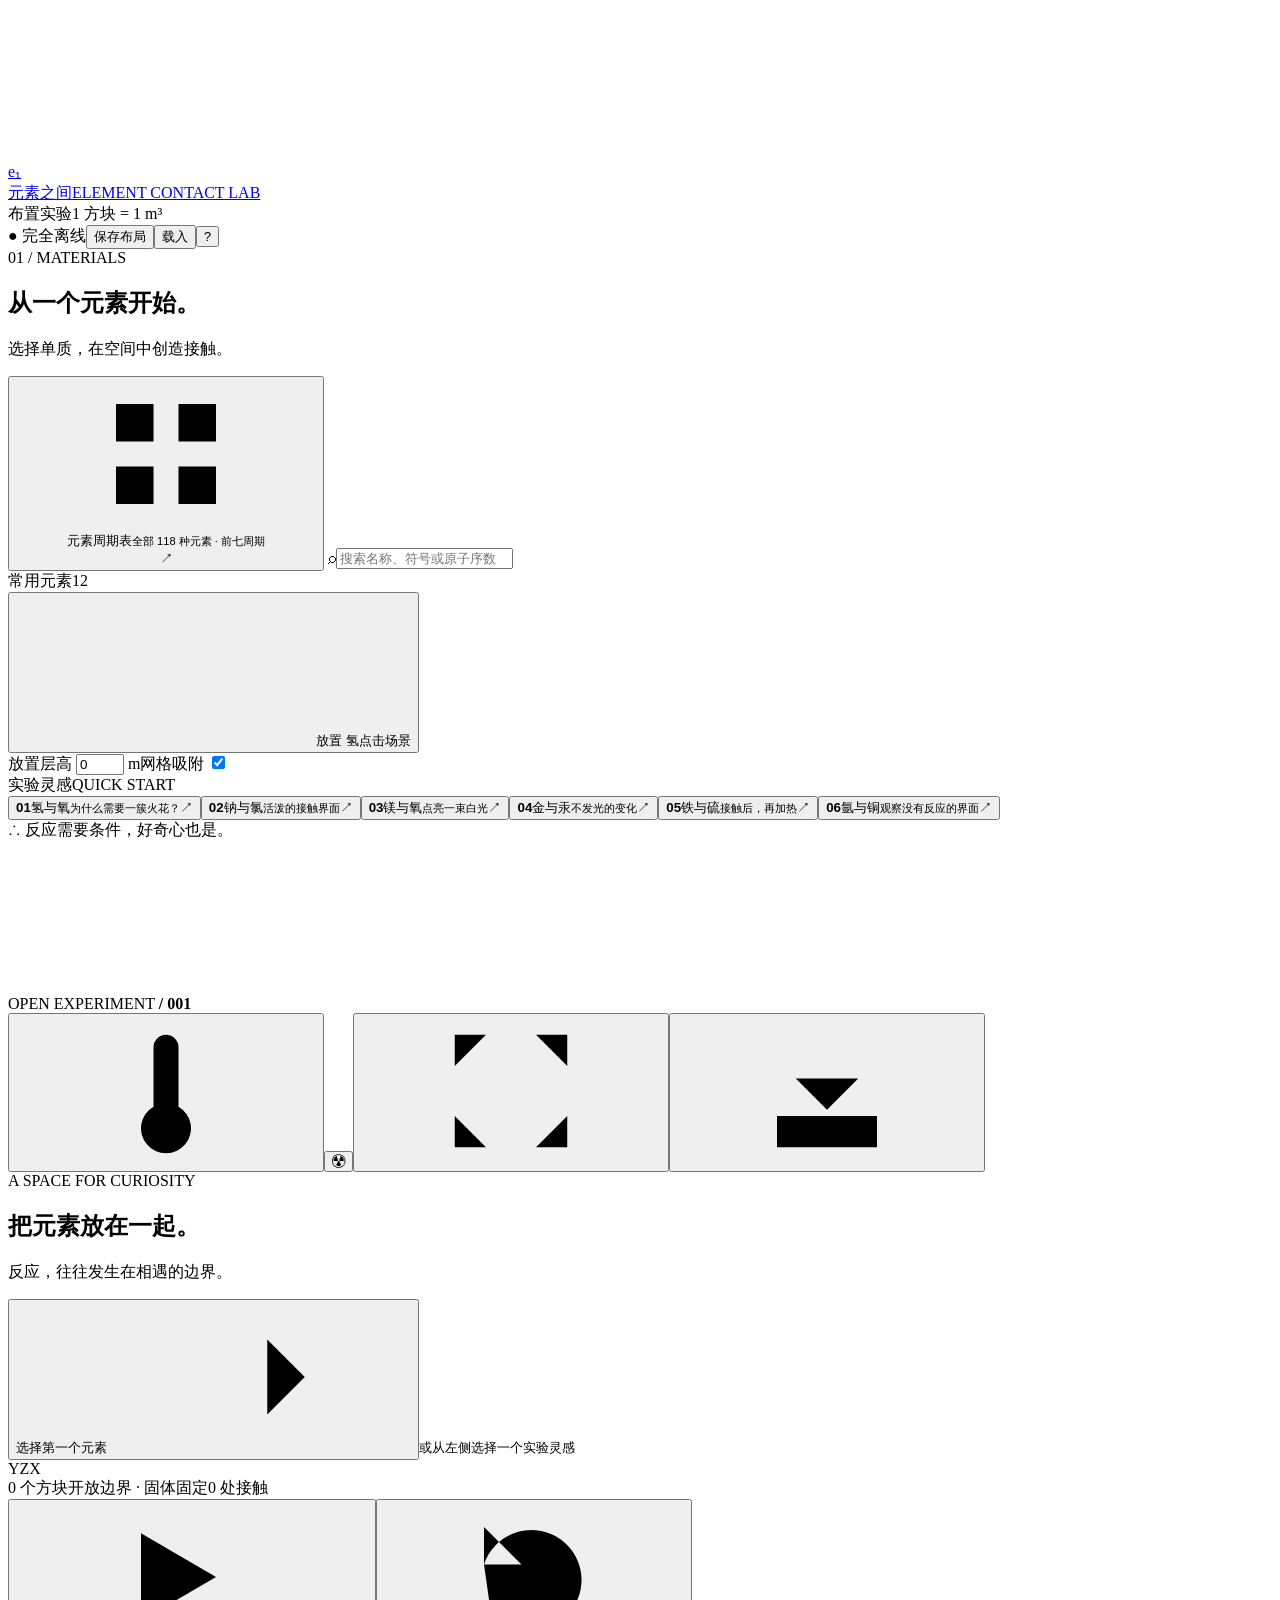
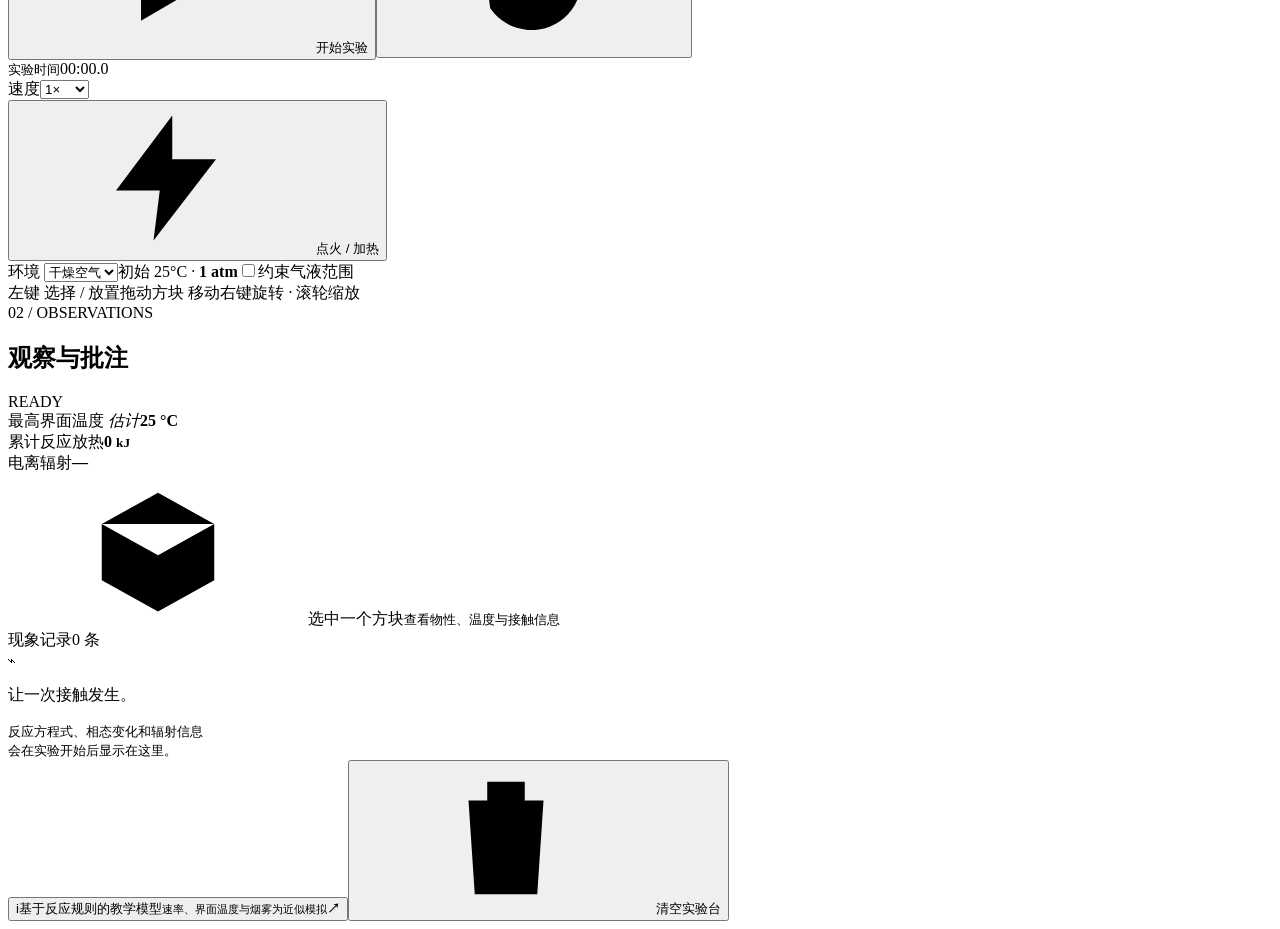
<file: index.template.html>
<!DOCTYPE html>
<html lang="zh-CN">
<head><meta charset="UTF-8"><meta http-equiv="Content-Security-Policy" content="default-src 'none'; script-src 'unsafe-inline'; style-src 'unsafe-inline'; img-src data: blob:; connect-src 'none'; object-src 'none'; base-uri 'none'"><meta name="theme-color" content="#191e1b"><link rel="icon" href="data:image/svg+xml,%3Csvg xmlns=%27http://www.w3.org/2000/svg%27 viewBox=%270 0 64 64%27%3E%3Crect width=%2764%27 height=%2764%27 rx=%2714%27 fill=%27%231b221b%27/%3E%3Ctext x=%2732%27 y=%2747%27 text-anchor=%27middle%27 fill=%27%23e7ac79%27 font-size=%2754%27 font-family=%27Georgia%27 font-style=%27italic%27%3Ee%3C/text%3E%3C/svg%3E"><meta name="viewport" content="width=device-width,initial-scale=1"><title>元素之间 · 三维化学实验室</title><meta name="description" content="118种元素的离线三维接触实验室。布置一立方米单质方块，观察反应、热、光与扩散。"><style>/*__STYLE__*/</style></head>
<body>
<svg aria-hidden="true" class="icon-defs" xmlns="http://www.w3.org/2000/svg"><defs>
<symbol id="i-play" viewBox="0 0 24 24"><path d="m8 5 12 7-12 7Z"/></symbol><symbol id="i-pause" viewBox="0 0 24 24"><path d="M8 5v14M16 5v14"/></symbol>
<symbol id="i-plus" viewBox="0 0 24 24"><path d="M12 5v14M5 12h14"/></symbol><symbol id="i-reset" viewBox="0 0 24 24"><path d="M4 10a8 8 0 1 1 1 7M4 4v6h6"/></symbol>
<symbol id="i-grid" viewBox="0 0 24 24"><path d="M4 4h6v6H4ZM14 4h6v6h-6ZM4 14h6v6H4ZM14 14h6v6h-6Z"/></symbol>
<symbol id="i-cube" viewBox="0 0 24 24"><path d="m12 3 9 5v9l-9 5-9-5V8Zm0 10v9M3 8l9 5 9-5M7.5 5.5l9 5"/></symbol>
<symbol id="i-spark" viewBox="0 0 24 24"><path d="m13 2-9 12h7l-1 8 10-13h-7Z"/></symbol><symbol id="i-trash" viewBox="0 0 24 24"><path d="M3 6h18M9 6V3h6v3M6 6l1 15h10l1-15M10 10v7M14 10v7"/></symbol>
<symbol id="i-focus" viewBox="0 0 24 24"><path d="M8 3H3v5M16 3h5v5M3 16v5h5M21 16v5h-5M9 12h6M12 9v6"/></symbol>
<symbol id="i-arrow" viewBox="0 0 24 24"><path d="M4 12h15m-6-6 6 6-6 6"/></symbol><symbol id="i-download" viewBox="0 0 24 24"><path d="M12 3v12m-5-5 5 5 5-5M4 16v5h16v-5"/></symbol>
<symbol id="i-move" viewBox="0 0 24 24"><path d="M12 2v20M2 12h20M8 6l4-4 4 4M8 18l4 4 4-4M6 8l-4 4 4 4m12-8 4 4-4 4"/></symbol>
<symbol id="i-thermo" viewBox="0 0 24 24"><path d="M10 14.5V5a2 2 0 0 1 4 0v9.5a4 4 0 1 1-4 0ZM12 10v8M17 5h3m-3 4h2"/></symbol>
</defs></svg>
<header class="topbar"><a class="brand" href="#" aria-label="元素之间"><span class="brand-mark">e<span>₁</span></span><div>元素之间<span class="brand-en">ELEMENT CONTACT LAB</span></div></a><div class="top-center"><span class="status-dot"></span><span id="modeLabel">布置实验</span><i></i><span>1 方块 = 1 m³</span></div><div class="top-actions"><span class="offline"><span>●</span> 完全离线</span><button id="saveBtn" class="text-btn">保存布局</button><button id="loadBtn" class="text-btn">载入</button><button id="helpBtn" class="icon-btn help-btn" title="使用与科学模型说明">?</button></div></header>
<main class="workspace">
<aside class="library panel"><div class="section-kicker">01 / MATERIALS</div><h1>从一个元素开始<span>。</span></h1><p class="intro">选择单质，在空间中创造接触。</p>
<button class="periodic-open" id="openPeriodic"><svg><use href="#i-grid"/></svg><div>元素周期表<small>全部 118 种元素 · 前七周期</small></div><span>↗</span></button>
<label class="search-wrap"><span>⌕</span><input id="elementSearch" placeholder="搜索名称、符号或原子序数" autocomplete="off" aria-label="搜索元素"></label>
<div class="label-row"><span id="rackLabel">常用元素</span><span id="rackCount">12</span></div><div id="elementRack" class="element-rack"></div>
<div id="materialCard" class="material-card"></div><button class="place-btn" id="placeBtn"><svg><use href="#i-plus"/></svg><span>放置 氢</span><kbd>点击场景</kbd></button>
<div class="placement-options"><label>放置层高 <span><input id="layerInput" type="number" min="0" max="12" step="1" value="0" aria-label="放置层高"> m</span></label><label class="switch-label">网格吸附 <input type="checkbox" id="snap" checked><span class="switch"></span></label></div>
<div class="presets"><div class="label-row"><span>实验灵感</span><span>QUICK START</span></div><button data-preset="hydrogen"><b>01</b><span>氢与氧<small>为什么需要一簇火花？</small></span><span>↗</span></button><button data-preset="sodium"><b>02</b><span>钠与氯<small>活泼的接触界面</small></span><span>↗</span></button><button data-preset="magnesium"><b>03</b><span>镁与氧<small>点亮一束白光</small></span><span>↗</span></button><button data-preset="amalgam"><b>04</b><span>金与汞<small>不发光的变化</small></span><span>↗</span></button><button data-preset="iron"><b>05</b><span>铁与硫<small>接触后，再加热</small></span><span>↗</span></button><button data-preset="inert"><b>06</b><span>氩与铜<small>观察没有反应的界面</small></span><span>↗</span></button></div>
<div class="library-foot"><span>∴</span> 反应需要条件，好奇心也是。</div></aside>
<section class="stage" id="stage" aria-label="三维实验空间"><canvas id="world" aria-label="可交互的三维实验台"></canvas><div id="labels" class="world-labels"></div>
<div class="scene-top"><div class="scene-id"><span class="status-dot"></span> OPEN EXPERIMENT <b id="sceneNumber">/ 001</b></div><div class="scene-tools"><button id="thermalBtn" class="icon-btn" title="温度伪彩图"><svg><use href="#i-thermo"/></svg></button><button id="radiationBtn" class="icon-btn" title="辐射标记（示意，不是可见光）">☢</button><button id="focusBtn" class="icon-btn" title="聚焦全部 F"><svg><use href="#i-focus"/></svg></button><button id="screenshotBtn" class="icon-btn" title="导出场景图片"><svg><use href="#i-download"/></svg></button></div></div>
<div class="empty-message" id="emptyMessage"><span class="eyebrow">A SPACE FOR CURIOSITY</span><h2>把元素放在一起<span>。</span></h2><p>反应，往往发生在相遇的边界。</p><button id="emptyChoose">选择第一个元素 <svg><use href="#i-arrow"/></svg></button><small>或从左侧选择一个实验灵感</small></div>
<div class="stage-banner" id="placementBanner" hidden><span class="status-dot"></span><span id="placementText"></span><button id="cancelPlace">取消 <kbd>ESC</kbd></button></div>
<div class="thermal-legend" id="thermalLegend" hidden><span>界面温度 · 伪彩图</span><div></div><span>25°C <b>1,500°C+</b></span></div>
<div class="axis-key"><span class="axis-y">Y</span><span class="axis-z">Z</span><span class="axis-x">X</span><i></i></div>
<div class="stage-meta"><span id="objectCount">0 个方块</span><span>开放边界 · 固体固定</span><span id="contactCount">0 处接触</span></div>
<div id="toast" role="status" aria-live="polite"></div>
<div class="bottom-dock"><div class="transport"><button id="startBtn" class="start-btn"><svg><use href="#i-play"/></svg><span>开始实验</span></button><button id="resetBtn" class="icon-btn" title="还原到开始前的布局"><svg><use href="#i-reset"/></svg></button><div class="clock"><small>实验时间</small><span id="timeReadout">00:00.0</span></div><div class="speed-control"><span>速度</span><select id="speed" aria-label="模拟速度"><option value="0.1">0.1×</option><option value="0.5">0.5×</option><option value="1" selected>1×</option><option value="3">3×</option><option value="10">10×</option></select></div><button id="igniteBtn" class="heat-btn" title="向选中方块的表面施加局部热脉冲"><svg><use href="#i-spark"/></svg>点火 / 加热</button></div><div class="environment"><label>环境 <select id="environment"><option value="air">干燥空气</option><option value="humid">湿润空气</option><option value="argon">氩气气氛</option><option value="vacuum">真空</option></select></label><span>初始 25°C <i>·</i> <b id="pressureLabel">1 atm</b></span><label class="confine-label"><input type="checkbox" id="confined">约束气液范围</label></div></div>
<div class="canvas-help"><span>左键 选择 / 放置</span><span>拖动方块 移动</span><span>右键旋转 · 滚轮缩放</span></div>
</section>
<aside class="observations panel"><div class="section-kicker">02 / OBSERVATIONS</div><div class="side-heading"><h2>观察与批注</h2><span class="live-chip" id="liveChip">READY</span></div><div class="metrics"><div><span>最高界面温度 <em>估计</em></span><b id="tempReadout">25<span> °C</span></b><div class="temp-track"><i id="tempBar"></i></div></div><div class="metric-row"><div><span>累计反应放热</span><b id="energyReadout">0 <small>kJ</small></b></div><div><span>电离辐射</span><b id="radiationReadout" class="rad-value">—</b></div></div></div>
<div id="selectionPanel" class="selection-panel"><div class="selection-empty"><svg><use href="#i-cube"/></svg><span>选中一个方块<small>查看物性、温度与接触信息</small></span></div></div>
<div class="log-head"><span>现象记录</span><span id="logCount">0 条</span></div><div id="eventLog" class="event-log"><div class="log-empty"><span>⌁</span><p>让一次接触发生。</p><small>反应方程式、相态变化和辐射信息<br>会在实验开始后显示在这里。</small></div></div>
<button class="model-note" id="modelBtn"><span>i</span><span>基于反应规则的教学模型<small>速率、界面温度与烟雾为近似模拟</small></span><b>↗</b></button><button id="clearBtn" class="clear-btn"><svg><use href="#i-trash"/></svg>清空实验台</button></aside>
</main>
<input id="loadFile" type="file" accept=".json,application/json" hidden>
<dialog id="periodicDialog" class="periodic-dialog"><div class="dialog-top"><div><span class="section-kicker">THE PERIODIC TABLE</span><h2>选择一种元素<span>，开启一种可能。</span></h2></div><button data-close="periodicDialog" class="close-btn" aria-label="关闭">×</button></div><div class="periodic-meta"><span>前七周期 · 118 种元素</span><span>每次放置初始体积 1 m³ · 25°C</span></div><div class="periodic-scroll"><div id="periodicTable" class="periodic-table"></div></div><div class="periodic-bottom"><div id="periodicPreview"></div><button id="periodicConfirm" class="start-btn"><svg><use href="#i-plus"/></svg>选择并放置</button></div><div class="category-legend" id="categoryLegend"></div><p class="periodic-note">气体与液体用初始立方区域表示；斜线方格代表缺少宏观实测物性。短寿命放射性元素的 1 m³ 仅为假想占位。</p></dialog>
<dialog id="helpDialog" class="help-dialog"><button data-close="helpDialog" class="close-btn" aria-label="关闭">×</button><span class="section-kicker">HOW THE EXPERIMENT WORKS</span><h2>接触，只是故事的开始。</h2><div class="guide-steps"><p><b>01</b><span>选择与布置<small>点击左侧元素，再点地面放置；点已有方块的面可贴面放置。退出放置后，拖动方块或在右侧输入 X / Y / Z。Y 是方块中心高度，最低 0.5 m。</small></span></p><p><b>02</b><span>启动与观察<small>点击开始。干燥空气会提供 O₂ 与 N₂；湿润空气另有少量水蒸气。氩气或真空适合单独观察元素间的接触。选中方块后可点火 / 加热，形成局部热斑。</small></span></p><p><b>03</b><span>暂停、还原与比较<small>空格播放 / 暂停，F 聚焦，Esc 退出放置，Delete 删除选中方块。还原保留最初布局；保存 / 载入用于离线交换 JSON 布局。</small></span></p></div>
<div class="science-note"><h3>这套模型能解释什么？</h3><p>覆盖 118 种元素的选择和基础物性，内置 <b id="ruleCount"></b> 条常见反应路径：卤化、氧化、氮化、氢氧燃烧、硫化与汞齐化。按接触面积、启动温度和剩余原子物质的量限制反应，并在相邻表面间交换热量。使用灰体近似估计界面与产物云的高温辐射散热；有效发射率和散热面积为示意参数。界面反应消耗单质，生成物用表面颜色和右侧文字表示。</p><p>块体初始为 25°C 单质：碳用石墨，硫用斜方硫，磷可选白磷 / 红磷。气体按 25°C、1 atm 的初始 1 m³ 估算质量；真空指周围气氛，方块内初始气体仍为此状态，之后会扩散。气体淡色与云团是显示辅助；真实的 H₂、O₂、N₂ 等无色。</p><h3>哪些结果需要保留判断？</h3><p>这是规则驱动的教学沙盒，<b>并非全元素反应预测器</b>。无匹配路径会显示“反应库未覆盖”。启动温度、反应速度与局部热容量是示意参数；界面温度不代表整块温度，色彩和粒子不表示实测光谱或浓度。固体的坐标固定；液体铺展、气体高斯扩散为近似。开放空气按持续供给的环境储库处理。</p><p>未求解流体力学、压力波、复杂多步反应、产物的后续反应、氧化膜厚度、潜热和完整衰变链；高温也不预测所有解离与电离。烟雾为产物气溶胶的定性效果。辐射无可见光效果；紫色“☢”仅在诊断图层显示。<b>不计算核临界性、核爆炸或剂量</b>，因此一立方米核材料不能据此判断实际表现。短寿命与超重元素只作假想占位，衰变热只作文字批注。</p><h3>内置参考与离线说明</h3><p>基础物性取常见参考近似值，不提供有效位数保证。物性未知时直接显示未知。页面的代码、三维引擎和纹理均内嵌，断网后可直接双击 HTML 使用；下面的参考链接仅供需要时查阅，程序不会访问它们。</p><div class="reference-links"><a href="https://periodic-table.rsc.org/" target="_blank" rel="noopener">Royal Society of Chemistry · 元素周期表 ↗</a><a href="https://www.nist.gov/pml/periodic-table-elements" target="_blank" rel="noopener">NIST · 元素数据 ↗</a><a href="https://www.energy.gov/documents/doe-hdbk-1081-2014" target="_blank" rel="noopener">DOE · 自热与自燃参考 ↗</a><a href="https://www.ncbi.nlm.nih.gov/books/NBK55872/" target="_blank" rel="noopener">National Academies · 反应与启动条件 ↗</a></div><p class="credit">Three.js r160 · MIT · 许可全文内嵌于 HTML 文末。</p></div></dialog>
<script>/*__ENGINE__*/</script><script>/*__CHEMISTRY__*/</script><script>/*__APP__*/</script>
</body></html>
</file>
